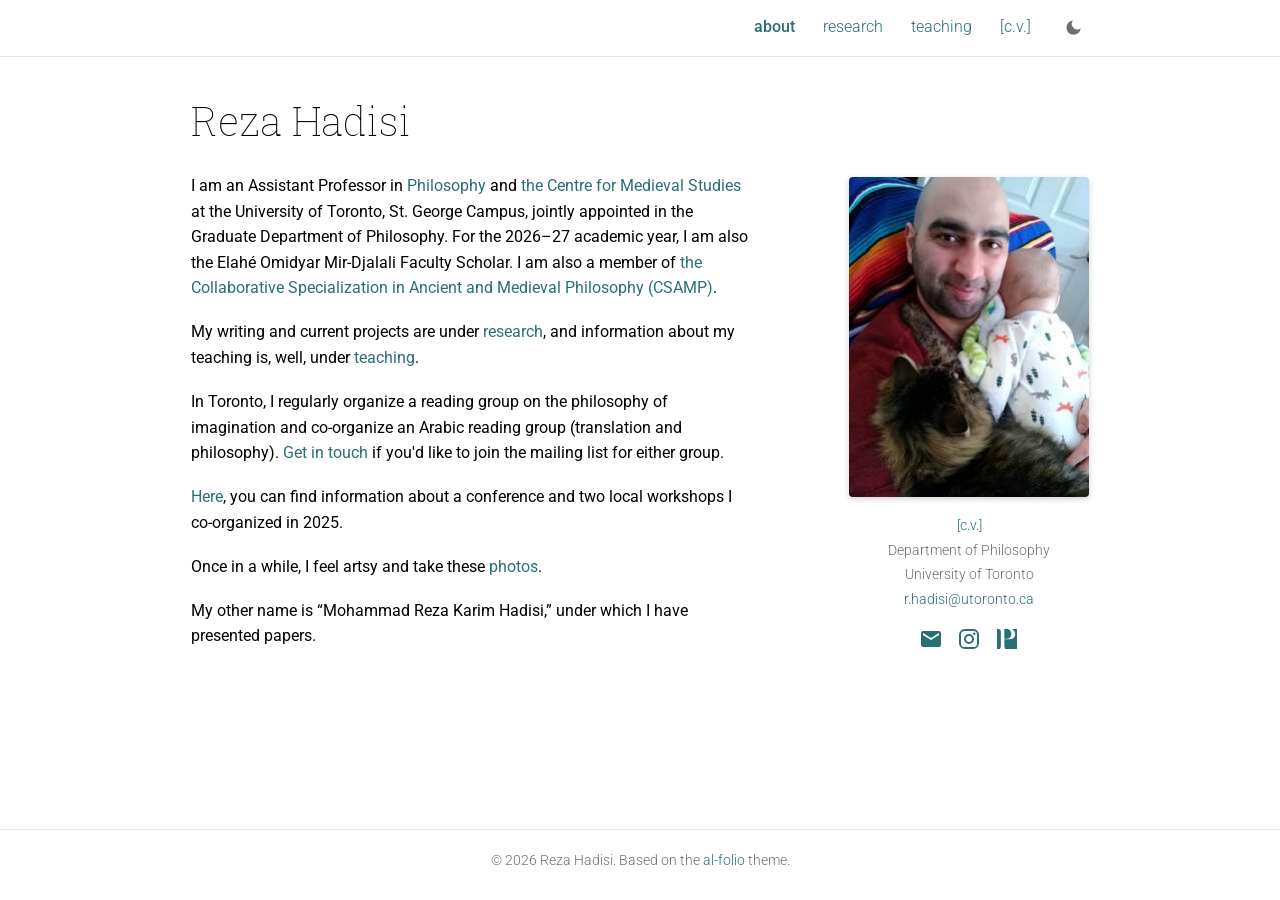
<file: index.html>
<!DOCTYPE html>
<html lang="en">
<head>
<meta charset="utf-8">
<meta name="viewport" content="width=device-width, initial-scale=1">
<title>Reza Hadisi – Philosophy, University of Toronto</title>
<meta name="description" content="Assistant Professor in Philosophy and the Centre for Medieval Studies, University of Toronto">
<link rel="canonical" href="https://rezahadisi.github.io/">
<link rel="icon" type="image/png" href="favicon.png">

<link rel="preconnect" href="https://fonts.googleapis.com">
<link rel="preconnect" href="https://fonts.gstatic.com" crossorigin>
<link rel="stylesheet" href="https://fonts.googleapis.com/css2?family=Roboto:wght@300;400;500;700&family=Roboto+Slab:wght@300;700&display=swap">
<link rel="stylesheet" href="/style.css">

<!-- Apply saved or system theme before first paint -->
<script>
(function () {
  try {
    var t = localStorage.getItem('theme');
    if (!t) t = window.matchMedia('(prefers-color-scheme: dark)').matches ? 'dark' : 'light';
    document.documentElement.setAttribute('data-theme', t);
  } catch (e) {}
})();
</script>

<!-- Google tag (gtag.js) -->
<script async src="https://www.googletagmanager.com/gtag/js?id=G-D5LY739W74"></script>
<script>
  window.dataLayer = window.dataLayer || [];
  function gtag(){dataLayer.push(arguments);}
  gtag('js', new Date());
  gtag('config', 'G-D5LY739W74');
</script>
</head>
<body>

<header class="site-header">
  <div class="bar">
    <button class="menu-btn" id="menu-btn" type="button" aria-label="Toggle menu" aria-controls="nav" aria-expanded="false">
      <svg viewBox="0 0 24 24" aria-hidden="true"><path d="M3 6h18v2H3zm0 5h18v2H3zm0 5h18v2H3z"/></svg>
    </button>

    <nav class="site-nav" id="nav" aria-label="Main">
      <a href="index.html" aria-current="page">about</a>
      <a href="research.html">research</a>
      <a href="teaching.html">teaching</a>
      <a href="cv.pdf" target="_blank" rel="noopener">[c.v.]</a>
      <button class="theme-toggle" id="theme-toggle" type="button" aria-label="Switch between light and dark mode">
        <svg class="icon-moon" viewBox="0 0 24 24" aria-hidden="true"><path d="M21 12.8A9 9 0 1 1 11.2 3a7 7 0 0 0 9.8 9.8z"/></svg>
        <svg class="icon-sun" viewBox="0 0 24 24" aria-hidden="true"><path d="M12 7a5 5 0 1 0 0 10 5 5 0 0 0 0-10zM11 1h2v3h-2zm0 19h2v3h-2zM1 11h3v2H1zm19 0h3v2h-3zM4.2 5.6l1.4-1.4 2.1 2.1-1.4 1.4zm12.1 12.1 1.4-1.4 2.1 2.1-1.4 1.4zM5.6 19.8l-1.4-1.4 2.1-2.1 1.4 1.4zM18.4 4.2l1.4 1.4-2.1 2.1-1.4-1.4z"/></svg>
      </button>
    </nav>
  </div>
</header>

<main>
  <h1 class="page-title" style="font-weight:lighter;">Reza Hadisi</h1>

  <div class="about">
    <aside class="profile">
      <img src="reza_hadisi.png" alt="Portrait of Reza Hadisi">
      <div class="contact">
              <a href="cv.pdf" target="_blank">[c.v.]</a><br>
        Department of Philosophy<br>
        University of Toronto<br>
        <a href="mailto:r.hadisi@utoronto.ca">r.hadisi@utoronto.ca</a>
      </div>
      <div class="social">
        <a href="mailto:r.hadisi@utoronto.ca" aria-label="Email">
          <svg viewBox="0 0 24 24" aria-hidden="true"><path d="M20 4H4a2 2 0 0 0-2 2v12a2 2 0 0 0 2 2h16a2 2 0 0 0 2-2V6a2 2 0 0 0-2-2zm0 4-8 5-8-5V6l8 5 8-5z"/></svg>
        </a>
        <a href="https://www.instagram.com/mrhadisi/" target="_blank" rel="noopener" aria-label="Instagram">
          <svg viewBox="0 0 24 24" aria-hidden="true"><path d="M7.8 2h8.4A5.8 5.8 0 0 1 22 7.8v8.4a5.8 5.8 0 0 1-5.8 5.8H7.8A5.8 5.8 0 0 1 2 16.2V7.8A5.8 5.8 0 0 1 7.8 2zm-.2 2A3.6 3.6 0 0 0 4 7.6v8.8A3.6 3.6 0 0 0 7.6 20h8.8a3.6 3.6 0 0 0 3.6-3.6V7.6A3.6 3.6 0 0 0 16.4 4zm9.65 1.5a1.25 1.25 0 1 1 0 2.5 1.25 1.25 0 0 1 0-2.5zM12 7a5 5 0 1 1 0 10 5 5 0 0 1 0-10zm0 2a3 3 0 1 0 0 6 3 3 0 0 0 0-6z"/></svg>
        </a>
        
            <a href="https://philpeople.org/profiles/reza-hadisi" target="_blank" rel="noopener" aria-label="PhilPeople profile" title="PhilPeople">
          <svg viewBox="-21 -21 248.86 248.86" aria-hidden="true"><path d="M116.98,99.13c5.83-1.58,11.03-4.49,15.6-8.74,10.67-9.69,16.01-22.6,16.01-38.72,0-8.93-1.55-17.13-4.66-24.59-3.1-7.46-7.54-13.53-13.31-18.22-5.25-4.39-11.28-7.34-18.08-8.87h-36.48V101.5h16.01c10.78,0,19.09-.79,24.91-2.37Z"/><path d="M153.79,0c3.9,1.78,7.62,4.02,11.14,6.75,15.46,11.76,23.2,27.45,23.2,47.05s-7.84,34.53-23.53,43.78c-8.17,4.79-18.08,7.68-29.73,8.66-3.7,.33-12.64,.49-26.79,.49h-32.02v58.65c0,11.11,.63,19.36,1.88,24.75,1.25,5.39,3.57,9.83,6.94,13.31,1.23,1.28,2.55,2.41,3.95,3.41h118.03V0h-53.06Z"/><path d="M34.89,11c-2.83-4.35-6.43-7.6-10.78-9.72-.96-.47-2-.89-3.09-1.28H0V206.86H27.51c1.4-1,2.71-2.13,3.95-3.41,3.48-3.48,5.83-7.9,7.02-13.23,1.2-5.33,1.8-13.61,1.8-24.83V44.98c0-9.37-.41-16.58-1.23-21.65-.82-5.06-2.21-9.17-4.17-12.33Z"/></svg>
        </a>


      </div>
    </aside>

    <p>I am an Assistant Professor in <a href="https://philosophy.utoronto.ca/">Philosophy</a> and <a href="https://www.medieval.utoronto.ca/">the Centre for Medieval Studies</a> at the University of Toronto, St. George Campus, jointly appointed in the Graduate Department of Philosophy. For the 2026–27 academic year, I am also the Elahé Omidyar Mir-Djalali Faculty Scholar. I am also a member of <a href="https://csamp.utoronto.ca/">the Collaborative Specialization in Ancient and Medieval Philosophy (CSAMP)</a>.</p>

    <p>My writing and current projects are under <a href="research.html">research</a>, and information about my teaching is, well, under <a href="teaching.html">teaching</a>.</p>

    <p>In Toronto, I regularly organize a reading group on the philosophy of imagination and co-organize an Arabic reading group (translation and philosophy). <a href="mailto:r.hadisi@utoronto.ca">Get in touch</a> if you'd like to join the mailing list for either group.</p>

    <p><a href="https://sites.google.com/view/globalphilosophy/home">Here</a>, you can find information about a conference and two local workshops I co-organized in 2025.</p>

    <p>Once in a while, I feel artsy and take these <a href="https://www.instagram.com/mrhadisi/" target="_blank" rel="noopener">photos</a>.</p>

    <p>My other name is “Mohammad Reza Karim Hadisi,” under which I have presented papers.</p>
  </div>
</main>

<footer class="site-footer">
  © 2026 Reza Hadisi. Based on the <a href="https://github.com/alshedivat/al-folio">al-folio</a> theme.
</footer>

<script>
(function () {
  var btn = document.getElementById('menu-btn');
  var nav = document.getElementById('nav');
  btn.addEventListener('click', function () {
    var open = nav.classList.toggle('open');
    btn.setAttribute('aria-expanded', open ? 'true' : 'false');
  });

  document.getElementById('theme-toggle').addEventListener('click', function () {
    var root = document.documentElement;
    var next = root.getAttribute('data-theme') === 'dark' ? 'light' : 'dark';
    root.setAttribute('data-theme', next);
    try { localStorage.setItem('theme', next); } catch (e) {}
  });
})();
</script>
</body>
</html>
</file>
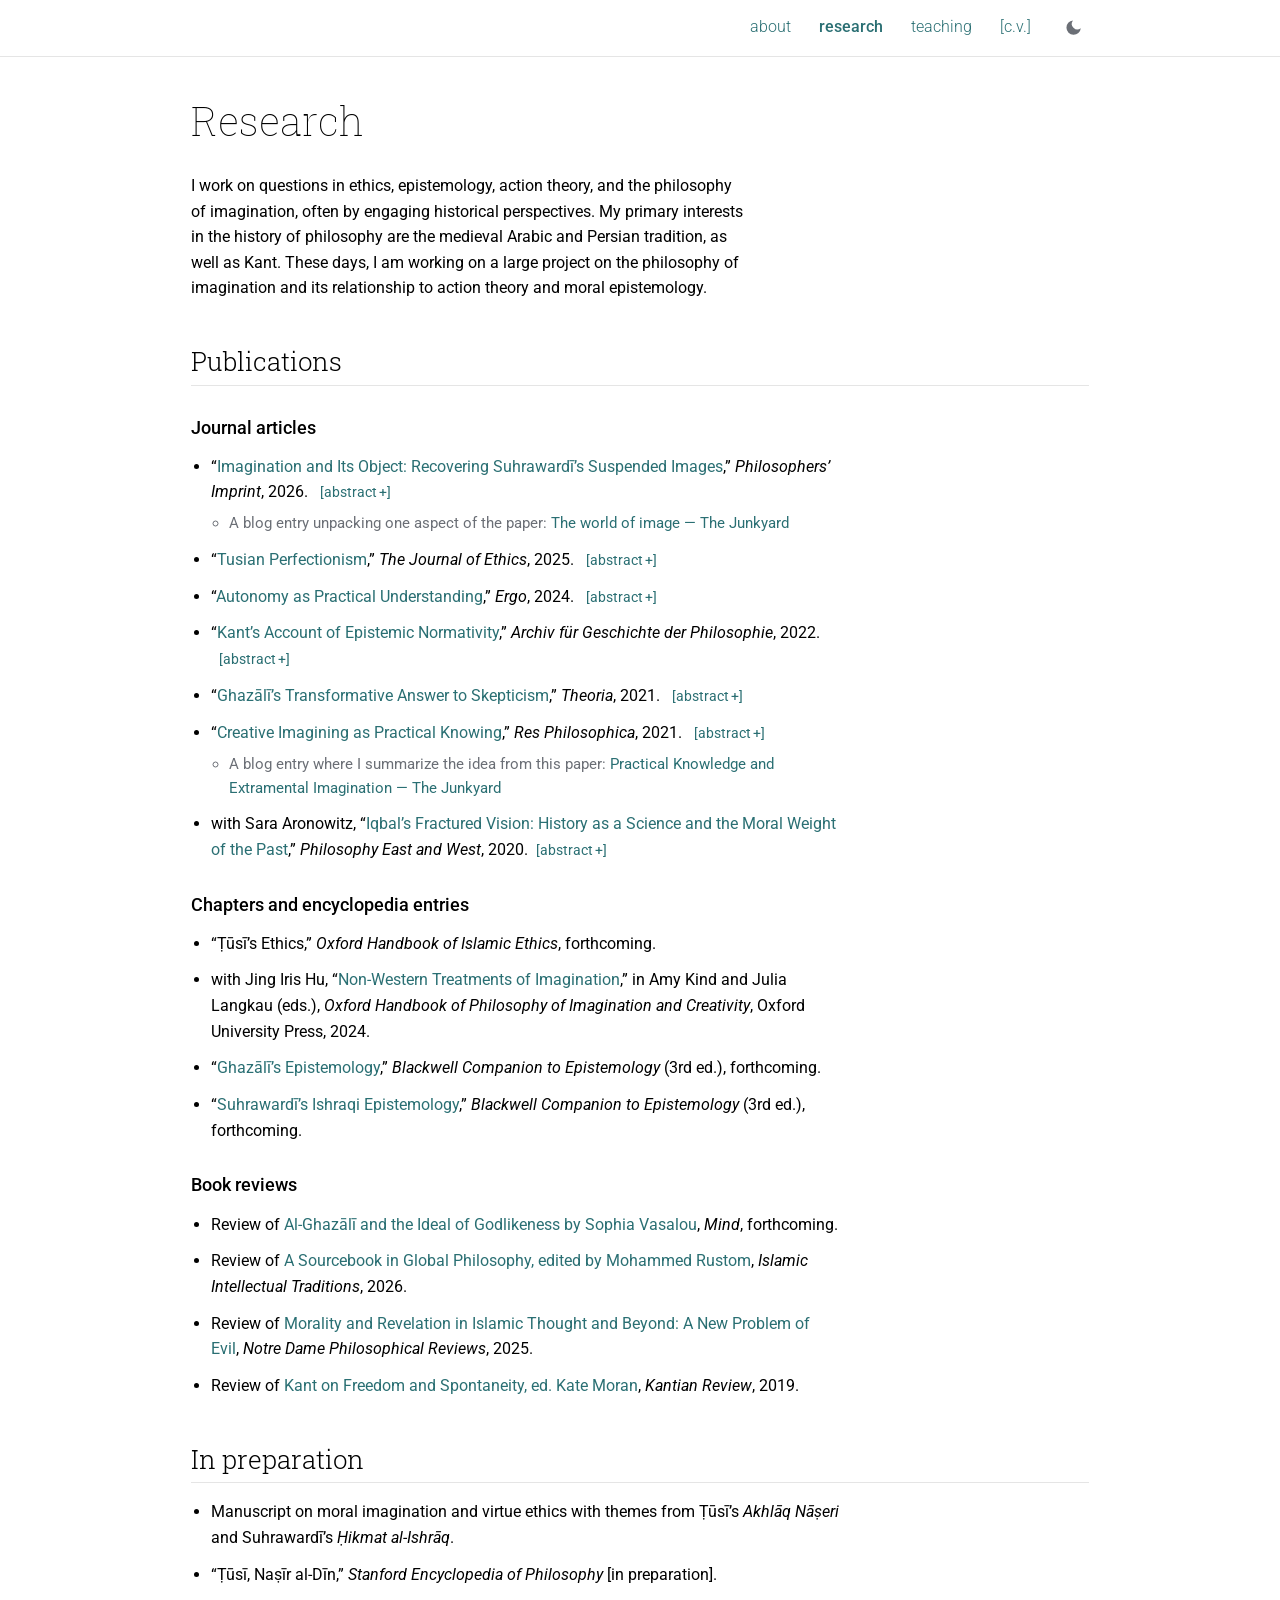
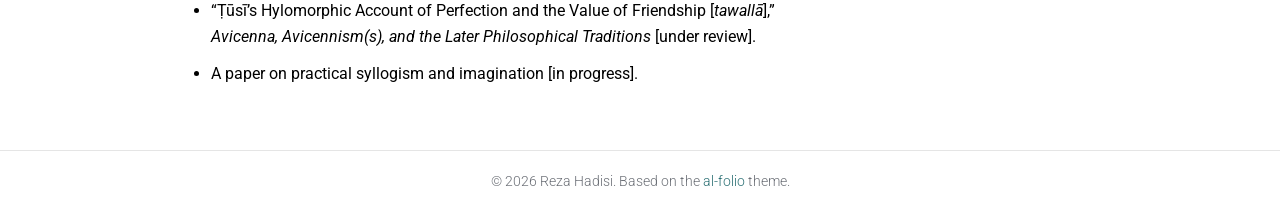
<file: research.html>
<!DOCTYPE html>
<html lang="en">
<head>
<meta charset="utf-8">
<meta name="viewport" content="width=device-width, initial-scale=1">
<title>Research – Reza Hadisi</title>
<meta name="description" content="Publications and research of Reza Hadisi, Assistant Professor in Philosophy, University of Toronto">
<link rel="canonical" href="https://rezahadisi.github.io/research.html">
<link rel="icon" type="image/png" href="favicon.png">

<link rel="preconnect" href="https://fonts.googleapis.com">
<link rel="preconnect" href="https://fonts.gstatic.com" crossorigin>
<link rel="stylesheet" href="https://fonts.googleapis.com/css2?family=Roboto:wght@300;400;500;700&family=Roboto+Slab:wght@300;700&display=swap">
<link rel="stylesheet" href="/style.css">

<!-- Apply saved or system theme before first paint -->
<script>
(function () {
  try {
    var t = localStorage.getItem('theme');
    if (!t) t = window.matchMedia('(prefers-color-scheme: dark)').matches ? 'dark' : 'light';
    document.documentElement.setAttribute('data-theme', t);
  } catch (e) {}
})();
</script>

<!-- Google tag (gtag.js) -->
<script async src="https://www.googletagmanager.com/gtag/js?id=G-D5LY739W74"></script>
<script>
  window.dataLayer = window.dataLayer || [];
  function gtag(){dataLayer.push(arguments);}
  gtag('js', new Date());
  gtag('config', 'G-D5LY739W74');
</script>
</head>
<body>

<header class="site-header">
  <div class="bar">
    <button class="menu-btn" id="menu-btn" type="button" aria-label="Toggle menu" aria-controls="nav" aria-expanded="false">
      <svg viewBox="0 0 24 24" aria-hidden="true"><path d="M3 6h18v2H3zm0 5h18v2H3zm0 5h18v2H3z"/></svg>
    </button>

    <nav class="site-nav" id="nav" aria-label="Main">
      <a href="index.html">about</a>
      <a href="research.html" aria-current="page">research</a>
      <a href="teaching.html">teaching</a>
      <a href="cv.pdf" target="_blank" rel="noopener">[c.v.]</a>
      <button class="theme-toggle" id="theme-toggle" type="button" aria-label="Switch between light and dark mode">
        <svg class="icon-moon" viewBox="0 0 24 24" aria-hidden="true"><path d="M21 12.8A9 9 0 1 1 11.2 3a7 7 0 0 0 9.8 9.8z"/></svg>
        <svg class="icon-sun" viewBox="0 0 24 24" aria-hidden="true"><path d="M12 7a5 5 0 1 0 0 10 5 5 0 0 0 0-10zM11 1h2v3h-2zm0 19h2v3h-2zM1 11h3v2H1zm19 0h3v2h-3zM4.2 5.6l1.4-1.4 2.1 2.1-1.4 1.4zm12.1 12.1 1.4-1.4 2.1 2.1-1.4 1.4zM5.6 19.8l-1.4-1.4 2.1-2.1 1.4 1.4zM18.4 4.2l1.4 1.4-2.1 2.1-1.4-1.4z"/></svg>
      </button>
    </nav>
  </div>
</header>

<main>
  <h1 class="page-title" style="font-weight:lighter;">Research</h1>

  <p class="page-intro">I work on questions in ethics, epistemology, action theory, and the philosophy of imagination, often by engaging historical perspectives. My primary interests in the history of philosophy are the medieval Arabic and Persian tradition, as well as Kant. These days, I am working on a large project on the philosophy of imagination and its relationship to action theory and moral epistemology.</p>

  <h2 id="publications">Publications</h2>

  <h3 id="journal-articles">Journal articles</h3>
  <ul>
    <li>“<a href="https://philpapers.org/rec/HADIAI">Imagination and Its Object: Recovering Suhrawardī’s Suspended Images</a>,” <em>Philosophers’ Imprint</em>, 2026. <details class="abstract"><summary>abstract</summary>
  <p>In this paper, I offer a modern adaptation of a theory of imagination that we can find in the writings of Shihāb al-Dīn Suhrawardī (1154–1191) and his followers in the Ishrāqī tradition (‘illuminationism’). I turn to this philosophical tradition because it offers a rare historical example of a type of theory that treats imagination as a primary source of knowledge. That is, on the Ishrāqī account, even an ideal human knower must know certain things via imagination. What I offer is a ‘modern adaptation’ of the theory in that I try to extract the theory of imagination from the cosmological and theological framework of the Ishrāqī thought. The resulting theory is still Ishrāqī in that it relies on a unique form of Platonism about knowledge that, I suggest, we can find in Suhrawardī's writings. Finally, I discuss how the reconstructed Ishrāqī conception of imaginative knowledge is especially appealing as a theory of moral knowledge.</p>
</details>

          <ul><li>A blog entry unpacking one aspect of the paper: <a href="https://junkyardofthemind.com/blog/2026/1/11/the-world-of-image">The world of image — The Junkyard</a></li></ul></li>
    <li>“<a href="https://philpapers.org/rec/HADTPC">Tusian Perfectionism</a>,” <em>The Journal of Ethics</em>, 2025. <details class="abstract"><summary>abstract</summary>
 
  <p>I offer a reconstructive reading of Ṭūsī’s (1201–1274) account of natural goodness in the Naserian Ethics. I show that Ṭūsī’s version of Aristotelian ethics is especially well-suited to accommodate an intuition that is hard to integrate into a theory of natural goodness: Human good is nobler or more elevated than animal and vegetative goods. To do this, I analyze Ṭūsī’s discussion of the relationship between different kinds of perfection from non-living material compounds to vegetative, animal, human, and divine beings. I close by noting that, depending on our reading of Ṭūsī’s conception of divine beings and their perfection, his proposal might come at a cost to his Aristotelian naturalist ambitions for ethics. </p>
</details>
    </li>
    <li>“<a href="https://philpapers.org/rec/HADAAP">Autonomy as Practical Understanding</a>,” <em>Ergo</em>, 2024. <details class="abstract"><summary>abstract</summary>      <p>In this paper, I offer a theory of autonomous agency that relies on the re-sources of a strongly cognitivist theory of intention and intentional action. On the proposed account, intentional action is a graded notion that is ex-plained via the agent’s degree of practical knowledge. In turn, autonomous agency is also a graded notion that is explained via the agent’s degree of practical understanding. The resulting theory can synthesize insights from both the hierarchical and the cognitivist theories of autonomy with at least some aspects of the reason-responsiveness theories. Moreover, by treating practical knowledge and practical understanding as gradable no-tions, the paper offers a strategy to respond to enduring objections against cognitivism about intention, control, and autonomy.</p>

</details></li>
    <li>“<a href="https://philpapers.org/rec/HADKAO">Kant’s Account of Epistemic Normativity</a>,” <em>Archiv für Geschichte der Philosophie</em>, 2022. <details class="abstract"><summary>abstract</summary>
  <p>According to a common interpretation, most explicitly defended by Onora O’Neill and Patricia Kitcher, Kant held that epistemic obligations normatively depend on moral obligations. That is, were a rational agent not bound by any moral obligation, then she would not be bound by any epistemic obligation either. By contrast, in this paper, I argue that, according to Kant, some epistemic obligations are normatively independent from moral obligations, and are indeed normatively absolute. This view, which I call epistemicism, has two parts. First, it claims that in the absence of other kinds of obligations, rational agents would still be bound by these epistemic obligations, i. e., that the latter are normatively independent. Second, it claims that, no matter what other obligations are at stake, rational agents are bound by these epistemic obligations, i. e., the normativity of these epistemic obligations is absolute in that it cannot be undercut by any moral or other sort of obligation. The argument turns on an exploratory reading of Kant’s remarks in “What Is Orientation in Thinking?” (1786) about the maxim of “thinking for oneself” as the “supreme touchstone of truth”. In contrast to O’Neill and Kitcher, I argue that if we interpret this maxim as stating the unifying principle of theoretical and practical reason, then we must interpret it as stating an epistemic, and not merely practical imperative. This result, I argue, vindicates epistemicism and illuminates interesting lessons about Kant’s conception of the category of “epistemic” norms. Further, it helps us make headway with Kant’s enigmatic remarks about the unity of practical and theoretical reason in the Groundwork, the first and second Critiques, and the Lectures on Logic. On my proposal, principles of the practical and theoretical uses of reason are unified through a formal epistemic principle. </p>
</details> </li>
    <li>“<a href="https://philpapers.org/rec/HADGTA">Ghazālī’s Transformative Answer to Skepticism</a>,” <em>Theoria</em>, 2021. <details class="abstract"><summary>abstract</summary>
  <p>In this paper, I offer a reconstruction of Ghazālī's encounter with scepticism in the Deliverance from Error. For Ghazālī, I argue, radical scepticism about the possibility of knowledge ensues from intellectualist assumptions about the nature of justification. On the reading that I will propose, Ghazālī holds that foundational knowledge can only be justified via actions that lead to transformative experiences. </p>
</details></li>
    <li>“<a href="https://philpapers.org/rec/HADCIA">Creative Imagining as Practical Knowing</a>,” <em>Res Philosophica</em>, 2021. <details class="abstract"><summary>abstract</summary>
  <p>I argue that practical knowledge can be understood as constituted by a kind of imagining. In particular, it is the knowledge of what I am doing when that knowledge is represented via extramental imagination. Two results follow. First, on this account, we can do justice both to the cognitive character and the practical character of practical knowledge. And second, we can identify a condition under which imagination becomes factive, and thus a source of ob-jective evidence. I develop this view by extracting an account of self-knowledge via extramental imagination from the writings of Ibn ‘Arabi (1165-1240). </p>
</details>
      <ul><li>A blog entry where I summarize the idea from this paper: <a href="https://junkyardofthemind.com/blog/2021/6/14/practical-knowledge-and-extramental-imagination">Practical Knowledge and Extramental Imagination — The Junkyard</a></li></ul></li>
    <li>with Sara Aronowitz, “<a href="https://philpapers.org/rec/AROIFV">Iqbal’s Fractured Vision: History as a Science and the Moral Weight of the Past</a>,” <em>Philosophy East and West</em>, 2020.<details class="abstract"><summary>abstract</summary>
  <p>This paper aims to understand how we reason from historical premises to normative conclusions, tracing this question through the work of Muhammad Iqbal. On our reading, he wavers between two views of history, one a kind of natural science, and the other akin to religious interpretation. These tell different stories about the lessons we draw from history. </p>
</details></li>
  </ul>

  <h3 id="chapters">Chapters and encyclopedia entries</h3>
  <ul>
    <li>“Ṭūsī’s Ethics,” <em>Oxford Handbook of Islamic Ethics</em>, forthcoming.</li>
    <li>with Jing Iris Hu, “<a href="https://philpapers.org/rec/HADNTO">Non-Western Treatments of Imagination</a>,” in Amy Kind and Julia Langkau (eds.), <em>Oxford Handbook of Philosophy of Imagination and Creativity</em>, Oxford University Press, 2024.</li>
    <li>“<a href="https://philpapers.org/rec/HADGER">Ghazālī’s Epistemology</a>,” <em>Blackwell Companion to Epistemology</em> (3rd ed.), forthcoming.</li>
    <li>“<a href="https://philpapers.org/rec/HADSII-3">Suhrawardī’s Ishraqi Epistemology</a>,” <em>Blackwell Companion to Epistemology</em> (3rd ed.), forthcoming.</li>
  </ul>

  <h3 id="book-reviews">Book reviews</h3>
  <ul>
    <li>Review of <a href="https://philarchive.org/rec/HADAAT-4">Al-Ghazālī and the Ideal of Godlikeness by Sophia Vasalou</a>, <em>Mind</em>, forthcoming.</li>
    <li>Review of <a href="https://brill.com/view/journals/iit/1/2/article-p255_8.xml">A Sourcebook in Global Philosophy, edited by Mohammed Rustom</a>, <em>Islamic Intellectual Traditions</em>, 2026.</li>
    <li>Review of <a href="https://ndpr.nd.edu/reviews/morality-and-revelation-in-islamic-thought-and-beyond-a-new-problem-of-evil/">Morality and Revelation in Islamic Thought and Beyond: A New Problem of Evil</a>, <em>Notre Dame Philosophical Reviews</em>, 2025.</li>
    <li>Review of <a href="https://philpapers.org/rec/HADKAM">Kant on Freedom and Spontaneity, ed. Kate Moran</a>, <em>Kantian Review</em>, 2019.</li>
  </ul>

  <h2 id="in-preparation">In preparation</h2>
  <ul>
    <li>Manuscript on moral imagination and virtue ethics with themes from Ṭūsī’s <em>Akhlāq Nāṣeri</em> and Suhrawardī’s <em>Ḥikmat al-Ishrāq</em>.</li>
    <li>“Ṭūsī, Naṣīr al-Dīn,” <em>Stanford Encyclopedia of Philosophy</em> [in preparation].</li>
    <li>“Ṭūsī’s Hylomorphic Account of Perfection and the Value of Friendship [<em>tawallā</em>],” <em>Avicenna, Avicennism(s), and the Later Philosophical Traditions</em> [under review].</li>
    <li>A paper on practical syllogism and imagination [in progress].</li>
  </ul>
</main>

<footer class="site-footer">
   © 2026 Reza Hadisi. Based on the <a href="https://github.com/alshedivat/al-folio">al-folio</a> theme.
</footer>

<script>
(function () {
  var btn = document.getElementById('menu-btn');
  var nav = document.getElementById('nav');
  btn.addEventListener('click', function () {
    var open = nav.classList.toggle('open');
    btn.setAttribute('aria-expanded', open ? 'true' : 'false');
  });

  document.getElementById('theme-toggle').addEventListener('click', function () {
    var root = document.documentElement;
    var next = root.getAttribute('data-theme') === 'dark' ? 'light' : 'dark';
    root.setAttribute('data-theme', next);
    try { localStorage.setItem('theme', next); } catch (e) {}
  });
})();
</script>
</body>
</html>
</file>
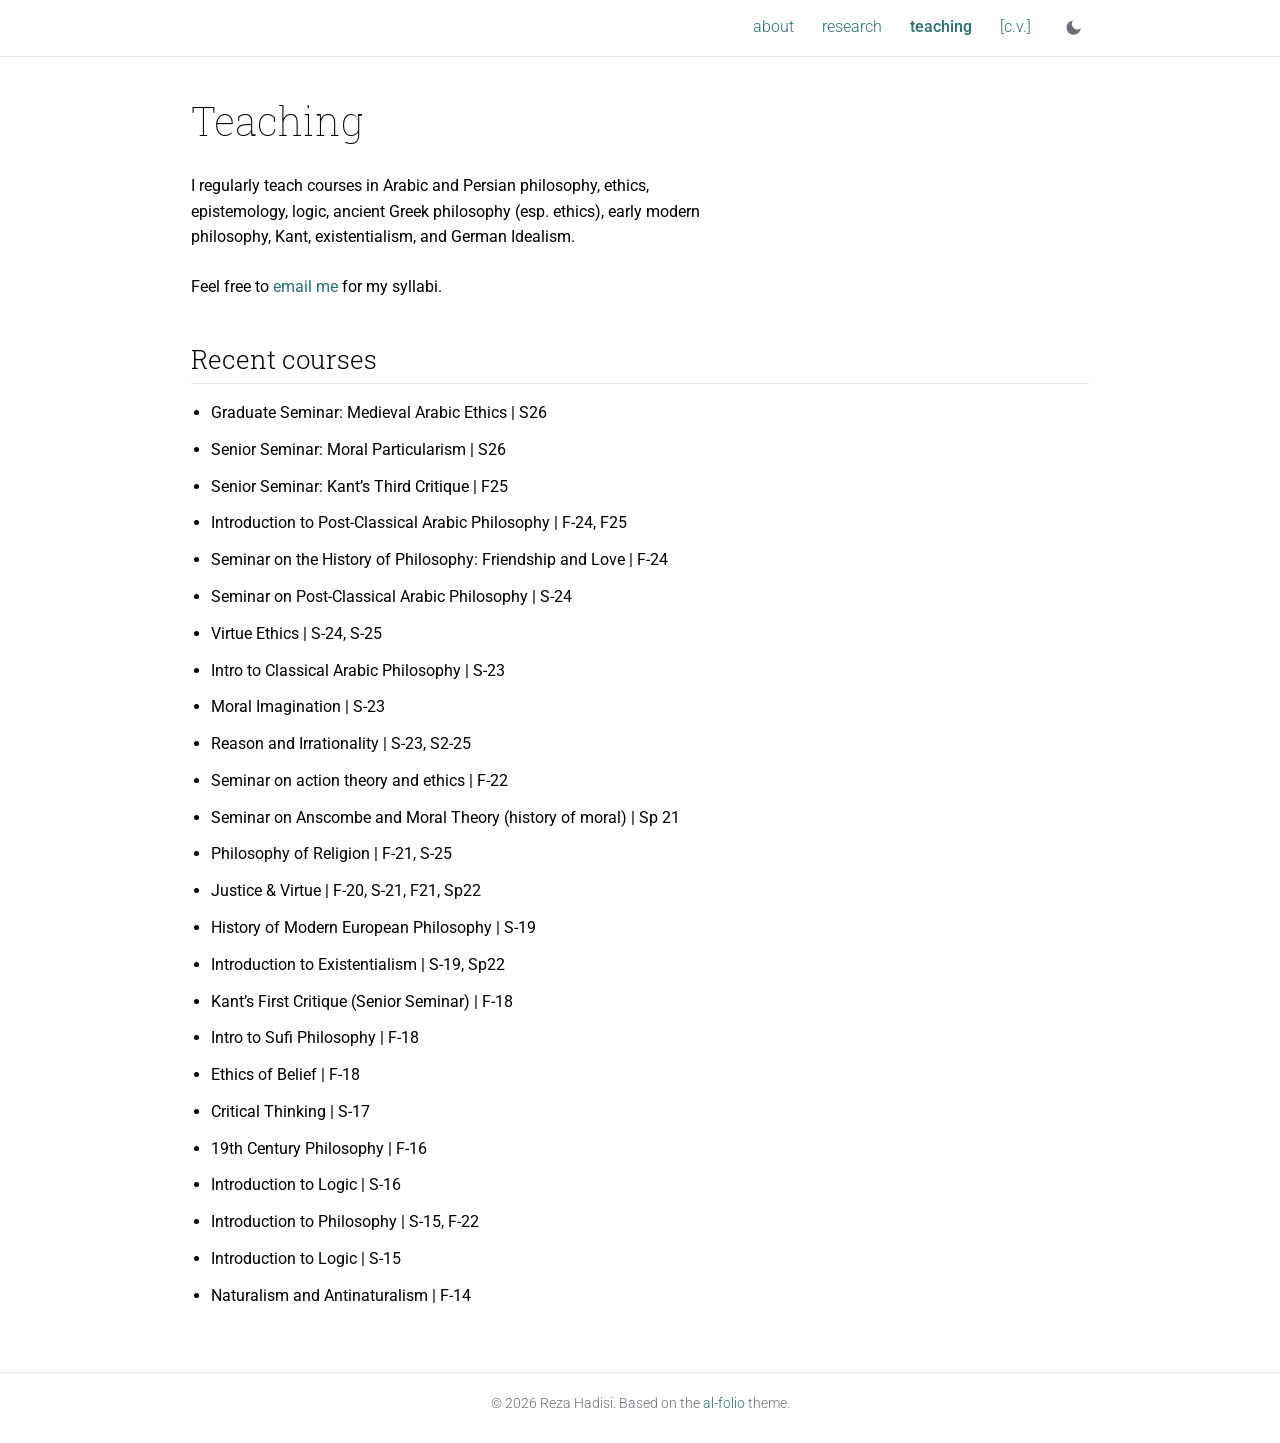
<file: teaching.html>
<!DOCTYPE html>
<html lang="en">
<head>
<meta charset="utf-8">
<meta name="viewport" content="width=device-width, initial-scale=1">
<title>Teaching – Reza Hadisi</title>
<meta name="description" content="I regularly teach courses in Arabic and Persian philosophy, ethics, epistemology, logic, ancient Greek philosophy, early modern philosophy, Kant, existentialism, and German Idealism.">
<link rel="canonical" href="https://rezahadisi.github.io/teaching.html">
<link rel="icon" type="image/png" href="favicon.png">

<link rel="preconnect" href="https://fonts.googleapis.com">
<link rel="preconnect" href="https://fonts.gstatic.com" crossorigin>
<link rel="stylesheet" href="https://fonts.googleapis.com/css2?family=Roboto:wght@300;400;500;700&family=Roboto+Slab:wght@300;700&display=swap">
<link rel="stylesheet" href="/style.css">

<!-- Apply saved or system theme before first paint -->
<script>
(function () {
  try {
    var t = localStorage.getItem('theme');
    if (!t) t = window.matchMedia('(prefers-color-scheme: dark)').matches ? 'dark' : 'light';
    document.documentElement.setAttribute('data-theme', t);
  } catch (e) {}
})();
</script>

<!-- Google tag (gtag.js) -->
<script async src="https://www.googletagmanager.com/gtag/js?id=G-D5LY739W74"></script>
<script>
  window.dataLayer = window.dataLayer || [];
  function gtag(){dataLayer.push(arguments);}
  gtag('js', new Date());
  gtag('config', 'G-D5LY739W74');
</script>
</head>
<body>

<header class="site-header">
  <div class="bar">
    <button class="menu-btn" id="menu-btn" type="button" aria-label="Toggle menu" aria-controls="nav" aria-expanded="false">
      <svg viewBox="0 0 24 24" aria-hidden="true"><path d="M3 6h18v2H3zm0 5h18v2H3zm0 5h18v2H3z"/></svg>
    </button>

    <nav class="site-nav" id="nav" aria-label="Main">
      <a href="index.html">about</a>
      <a href="research.html">research</a>
      <a href="teaching.html" aria-current="page">teaching</a>
            <a href="cv.pdf" target="_blank" rel="noopener">[c.v.]</a>
      <button class="theme-toggle" id="theme-toggle" type="button" aria-label="Switch between light and dark mode">
        <svg class="icon-moon" viewBox="0 0 24 24" aria-hidden="true"><path d="M21 12.8A9 9 0 1 1 11.2 3a7 7 0 0 0 9.8 9.8z"/></svg>
        <svg class="icon-sun" viewBox="0 0 24 24" aria-hidden="true"><path d="M12 7a5 5 0 1 0 0 10 5 5 0 0 0 0-10zM11 1h2v3h-2zm0 19h2v3h-2zM1 11h3v2H1zm19 0h3v2h-3zM4.2 5.6l1.4-1.4 2.1 2.1-1.4 1.4zm12.1 12.1 1.4-1.4 2.1 2.1-1.4 1.4zM5.6 19.8l-1.4-1.4 2.1-2.1 1.4 1.4zM18.4 4.2l1.4 1.4-2.1 2.1-1.4-1.4z"/></svg>
      </button>
    </nav>
  </div>
</header>

<main>
  <h1 class="page-title" style="font-weight:lighter;">Teaching</h1>

  <p class="page-intro">I regularly teach courses in Arabic and Persian philosophy, ethics, epistemology, logic, ancient Greek philosophy (esp. ethics), early modern philosophy, Kant, existentialism, and German Idealism.</p>
  <p class="page-intro">Feel free to <a href="mailto:r.hadisi@utoronto.ca">email me</a> for my syllabi.</p>

  <h2 id="recent-courses">Recent courses</h2>
  <ul class="courses">
    <li>Graduate Seminar: Medieval Arabic Ethics | S26</li>
    <li>Senior Seminar: Moral Particularism | S26</li>
    <li>Senior Seminar: Kant’s Third Critique | F25</li>
    <li>Introduction to Post-Classical Arabic Philosophy | F-24, F25</li>
    <li>Seminar on the History of Philosophy: Friendship and Love | F-24</li>
    <li>Seminar on Post-Classical Arabic Philosophy | S-24</li>
    <li>Virtue Ethics | S-24, S-25</li>
    <li>Intro to Classical Arabic Philosophy | S-23</li>
    <li>Moral Imagination | S-23</li>
    <li>Reason and Irrationality | S-23, S2-25</li>
    <li>Seminar on action theory and ethics | F-22</li>
    <li>Seminar on Anscombe and Moral Theory (history of moral) | Sp 21</li>
    <li>Philosophy of Religion | F-21, S-25</li>
    <li>Justice &amp; Virtue | F-20, S-21, F21, Sp22</li>
    <li>History of Modern European Philosophy | S-19</li>
    <li>Introduction to Existentialism | S-19, Sp22</li>
    <li>Kant’s First Critique (Senior Seminar) | F-18</li>
    <li>Intro to Sufi Philosophy | F-18</li>
    <li>Ethics of Belief | F-18</li>
    <li>Critical Thinking | S-17</li>
    <li>19th Century Philosophy | F-16</li>
    <li>Introduction to Logic | S-16</li>
    <li>Introduction to Philosophy | S-15, F-22</li>
    <li>Introduction to Logic | S-15</li>
    <li>Naturalism and Antinaturalism | F-14</li>
  </ul>
</main>

<footer class="site-footer">
  © 2026 Reza Hadisi. Based on the <a href="https://github.com/alshedivat/al-folio">al-folio</a> theme.
</footer>

<script>
(function () {
  var btn = document.getElementById('menu-btn');
  var nav = document.getElementById('nav');
  btn.addEventListener('click', function () {
    var open = nav.classList.toggle('open');
    btn.setAttribute('aria-expanded', open ? 'true' : 'false');
  });

  document.getElementById('theme-toggle').addEventListener('click', function () {
    var root = document.documentElement;
    var next = root.getAttribute('data-theme') === 'dark' ? 'light' : 'dark';
    root.setAttribute('data-theme', next);
    try { localStorage.setItem('theme', next); } catch (e) {}
  });
})();
</script>
</body>
</html>
</file>
<file: style.css>
:root {
  --bg: #ffffff;
  --text: #000000;
  --text-light: #6b6f76;
  --divider: rgba(0, 0, 0, 0.1);
    --accent: #2A6F73;
  --accent-hover: #2A6F73;
  --shadow: 0 2px 6px rgba(0, 0, 0, 0.18);
}
 
:root[data-theme="dark"] {
  --bg: #1c1c1d;
  --text: #f0f0f0;
  --text-light: #a3a7ad;
  --divider: rgba(255, 255, 255, 0.14);
    --accent: #4ECDC4;
  --accent-hover: #4ECDC4;
  --shadow: 0 2px 6px rgba(0, 0, 0, 0.6);
}
 
*,
*::before,
*::after { box-sizing: border-box; }
 
html { scroll-padding-top: 5rem; }
 
body {
  margin: 0;
  display: flex;
  flex-direction: column;
  min-height: 100vh;
  font-family: "Roboto", system-ui, -apple-system, "Segoe UI", sans-serif;
  font-size: 1rem;
  font-weight: 400;
  line-height: 1.6;
  color: var(--text);
  background: var(--bg);
  transition: background-color 0.2s ease, color 0.2s ease;
}
 

 
/* ---------- Top bar ---------- */
 
.site-header {
  position: sticky;
  top: 0;
  z-index: 10;
  background: var(--bg);
  border-bottom: 1px solid var(--divider);
}
 
.bar {
  max-width: 930px;
  margin: 0 auto;
  padding: 0 1rem;
  min-height: 3.5rem;
  display: flex;
  align-items: center;
  justify-content: flex-end;
  flex-wrap: wrap;
}
 
.site-nav {
  display: flex;
  align-items: center;
  gap: 1.75rem;
}
 
.site-nav a {
  font-size: 1rem;
  font-weight: 300;
  color: var(--text);
  padding: 0.35rem 0;
  border-bottom: 2px solid transparent;
}
.site-nav a:hover { color: var(--accent); text-decoration: none; }
.site-nav a[aria-current="page"] {
  color: var(--accent);
  font-weight: 400;
}
 
.theme-toggle,
.menu-btn {
  background: none;
  border: 0;
  padding: 0.35rem;
  color: var(--text-light);
  cursor: pointer;
  line-height: 0;
}
.theme-toggle:hover,
.menu-btn:hover { color: var(--accent); }
.theme-toggle svg,
.menu-btn svg { width: 1.2rem; height: 1.2rem; fill: currentColor; }
 
.theme-toggle .icon-sun { display: none; }
:root[data-theme="dark"] .theme-toggle .icon-sun { display: block; }
:root[data-theme="dark"] .theme-toggle .icon-moon { display: none; }
 
.menu-btn { display: none; }
 
@media (max-width: 640px) {
  .menu-btn { display: block; }
  .site-nav {
    display: none;
    width: 100%;
    flex-direction: column;
    align-items: flex-start;
    gap: 0.25rem;
    padding: 0.25rem 0 1rem;
  }
  .site-nav.open { display: flex; }
}
 
/* ---------- Page ---------- */
 
main {
  flex: 1;
  width: 100%;
  max-width: 930px;
  margin: 0 auto;
  padding: 2.5rem 1rem 3rem;
}
 
.page-title {
  margin: 0 0 1.75rem;
  font-family: "Roboto Slab", Georgia, serif;
  font-size: 2.5rem;
  font-weight: 300;
  line-height: 1.2;
}
.page-title b { font-weight: 700; }
 
.profile {
  float: right;
  width: 240px;
  margin: 0.25rem 0 1.25rem 2.5rem;
  text-align: center;
}
 
.profile img {
  display: block;
  width: 240px;
  max-width: 100%;
  height: auto;
  border-radius: 4px;
  box-shadow: var(--shadow);
}
 
.contact {
  margin-top: 1.1rem;
  font-size: 0.9rem;
  font-weight: 300;
  color: var(--text-light);
  line-height: 1.7;
}
 
.social {
  display: flex;
  justify-content: center;
  gap: 0.9rem;
  margin-top: 0.9rem;
}
.social a {
  color: var(--text-light);
  line-height: 0;
}
.social a:hover { color: var(--accent); }
.social svg { width: 1.5rem; height: 1.5rem; fill: currentColor; }
 
.about p {
  margin: 0 0 1.15rem;
  max-width: 62ch;
}
 
.about::after { content: ""; display: block; clear: both; }
 
/* ---------- Footer ---------- */
 
.site-footer {
  padding: 1.25rem 1rem 1.75rem;
  text-align: center;
  font-size: 0.85rem;
  font-weight: 300;
  color: var(--text-light);
  border-top: 1px solid var(--divider);
}
 
/* ---------- Small screens ---------- */
 
@media (max-width: 720px) {
  main { padding-top: 1.75rem; }
  .page-title { font-size: 2rem; }
  .profile {
    float: none;
    width: auto;
    margin: 0 auto 1.75rem;
  }
  .profile img { margin: 0 auto; width: 220px; }
  .about p { max-width: none; }
}
 
@media (prefers-reduced-motion: reduce) {
  body { transition: none; }
}
 
/* ---------- Content pages (research, teaching) ---------- */
 
.page-intro {
  max-width: 62ch;
  margin: 0 0 1.5rem;
}
 
main h2 {
  margin: 2.75rem 0 1rem;
  padding-bottom: 0.4rem;
  font-family: "Roboto Slab", Georgia, serif;
  font-size: 1.6rem;
  font-weight: 300;
  line-height: 1.3;
  border-bottom: 1px solid var(--divider);
}
 
main h3 {
  margin: 1.75rem 0 0.75rem;
  font-size: 1.1rem;
  font-weight: 500;
  color: var(--text);
}
 
main ul {
  margin: 0 0 1rem;
  padding-left: 1.25rem;
}
 
main li {
  margin-bottom: 0.7rem;
  max-width: 70ch;
}
 
main li ul {
  margin: 0.4rem 0 0;
  padding-left: 1.1rem;
  font-size: 0.95rem;
  color: var(--text-light);
}
main li ul li { margin-bottom: 0.3rem; }
 
/* ---------- Expandable abstracts ---------- */
 
details.abstract { display: inline; margin-left: 0.5em; }
 
details.abstract summary {
  display: inline-block;
  font-size: 0.9rem;
  font-weight: 400;
  color: var(--accent);
  cursor: pointer;
  list-style: none;
  user-select: none;
}
details.abstract summary::-webkit-details-marker { display: none; }
details.abstract summary::before { content: "["; }
details.abstract summary::after  { content: "+]"; margin-left: 0.15em; }
details.abstract[open] summary::after { content: "\2212]"; }
details.abstract summary:hover { color: var(--accent-hover); text-decoration: underline; }
 
details.abstract p {
  margin: 0.5rem 0 0.25rem;
  padding-left: 1rem;
  border-left: 2px solid var(--divider);
  max-width: 62ch;
  font-size: 0.95rem;
  font-weight: 300;
  line-height: 1.6;
  color: var(--text);
}

a,
main a,
.site-nav a,
.social a {
  color: var(--accent);
  text-decoration: none;
  /* Prepares a smooth, clean transition for the underline fade */
  transition: text-decoration-color 0.15s ease-out; 
}

/* Hover State: The text color stays static, but a tiny 1px underline appears */
a:hover,
main a:hover,
.site-nav a:hover,
.social a:hover {
  color: var(--accent); /* Force color to remain exactly the same */
  text-decoration: underline;
  text-decoration-color: var(--accent);
  text-decoration-thickness: 1px; /* Forces the line to be ultra-thin */
  text-underline-offset: 4px;      /* Keeps the tiny line cleanly below the text */
}

/* Keeps your unique summary element behavior matching the others */
details.abstract summary:hover {
  color: var(--accent);
  text-decoration: underline;
  text-decoration-color: var(--accent);
  text-decoration-thickness: 1px;
  text-underline-offset: 4px;
}

.site-nav a[aria-current="page"] {
  color: var(--accent);
  font-weight: 500;
}
</file>
